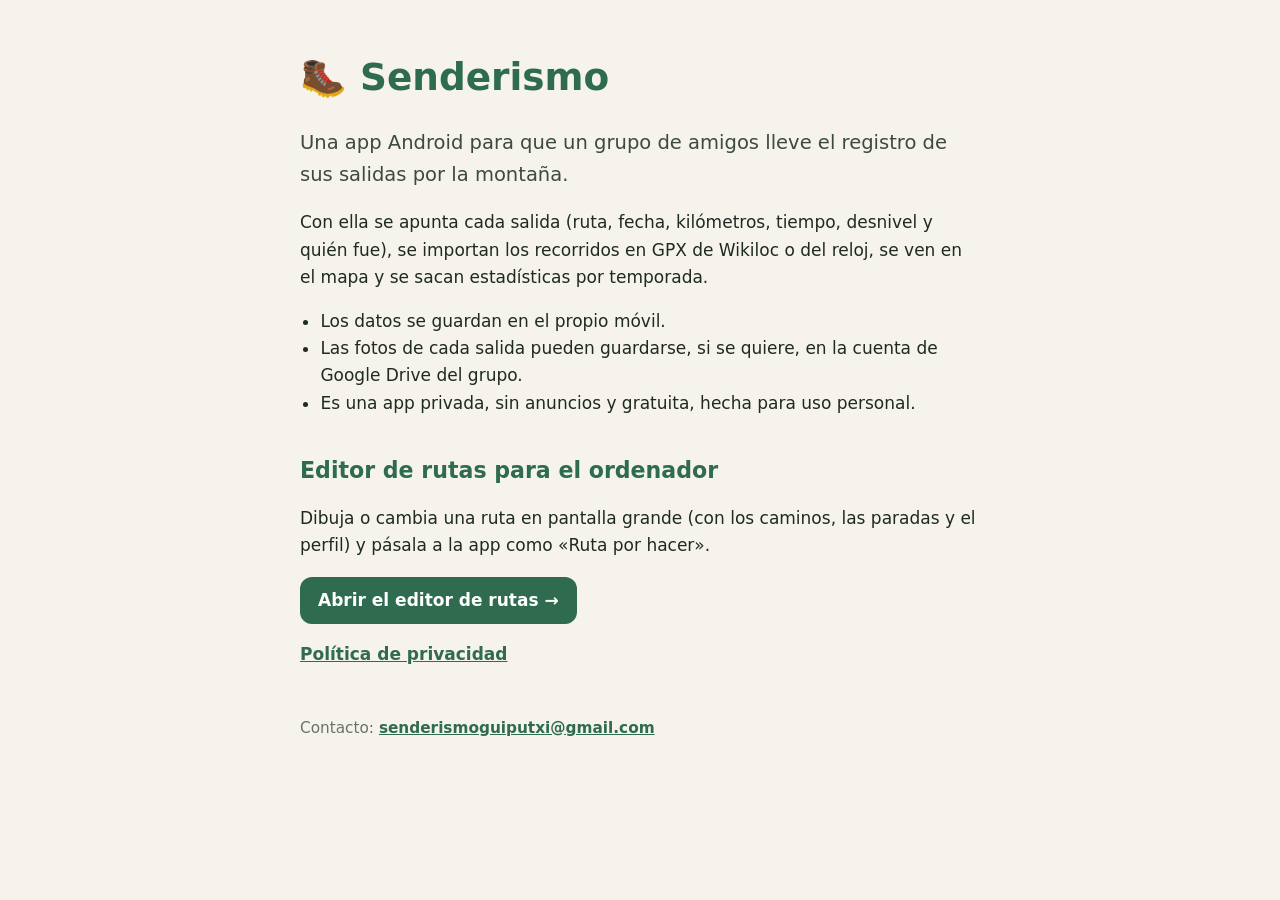
<file: index.html>
<!doctype html>
<html lang="es">
<head>
<meta charset="utf-8">
<meta name="viewport" content="width=device-width, initial-scale=1">
<title>Senderismo</title>
<style>
  body { margin: 0; background: #F5F3EC; color: #1E2A23; font: 17px/1.6 system-ui, -apple-system, "Segoe UI", Roboto, sans-serif; }
  main { max-width: 680px; margin: 0 auto; padding: 48px 20px; }
  h1 { color: #2F6B4F; font-size: 2.2em; margin: 0 0 8px; }
  .lead { font-size: 1.15em; color: #3c4a42; }
  ul { padding-left: 1.2em; }
  a { color: #2F6B4F; font-weight: 600; }
  h2 { color: #2F6B4F; font-size: 1.3em; margin: 36px 0 4px; }
  .cta { display: inline-block; background: #2F6B4F; color: #fff; padding: 10px 18px; border-radius: 12px; text-decoration: none; }
  footer { margin-top: 48px; font-size: 0.9em; color: #68736C; }
</style>
</head>
<body>
<main>
  <h1>🥾 Senderismo</h1>
  <p class="lead">Una app Android para que un grupo de amigos lleve el registro de sus salidas por la montaña.</p>
  <p>Con ella se apunta cada salida (ruta, fecha, kilómetros, tiempo, desnivel y quién fue), se importan los recorridos en GPX de Wikiloc o del reloj, se ven en el mapa y se sacan estadísticas por temporada.</p>
  <ul>
    <li>Los datos se guardan en el propio móvil.</li>
    <li>Las fotos de cada salida pueden guardarse, si se quiere, en la cuenta de Google Drive del grupo.</li>
    <li>Es una app privada, sin anuncios y gratuita, hecha para uso personal.</li>
  </ul>
  <h2>Editor de rutas para el ordenador</h2>
  <p>Dibuja o cambia una ruta en pantalla grande (con los caminos, las paradas y el perfil) y pásala a la app como «Ruta por hacer».</p>
  <p><a class="cta" href="editor/">Abrir el editor de rutas →</a></p>
  <p><a href="privacidad.html">Política de privacidad</a></p>
  <footer>Contacto: <a href="mailto:senderismoguiputxi@gmail.com">senderismoguiputxi@gmail.com</a></footer>
</main>
</body>
</html>
</file>
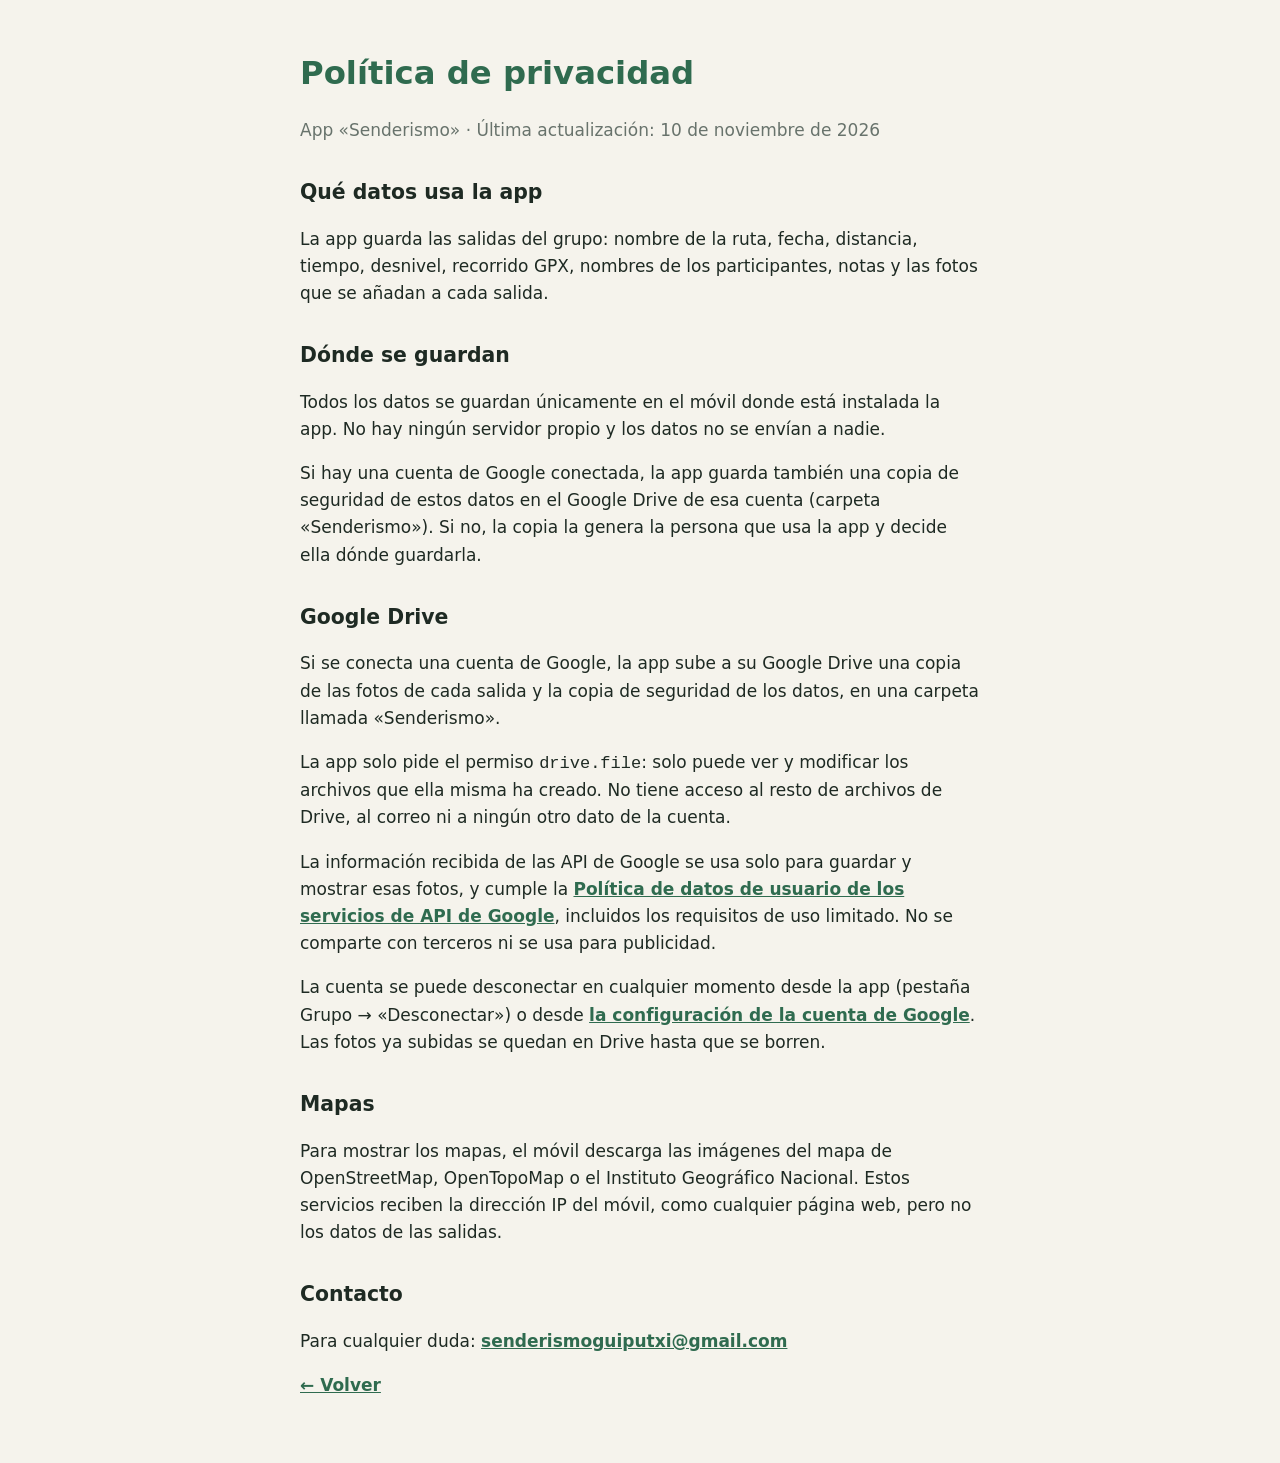
<file: privacidad.html>
<!doctype html>
<html lang="es">
<head>
<meta charset="utf-8">
<meta name="viewport" content="width=device-width, initial-scale=1">
<title>Política de privacidad · Senderismo</title>
<style>
  body { margin: 0; background: #F5F3EC; color: #1E2A23; font: 17px/1.6 system-ui, -apple-system, "Segoe UI", Roboto, sans-serif; }
  main { max-width: 680px; margin: 0 auto; padding: 48px 20px; }
  h1 { color: #2F6B4F; font-size: 1.9em; margin: 0 0 4px; }
  h2 { font-size: 1.2em; margin-top: 32px; }
  a { color: #2F6B4F; font-weight: 600; }
  .date { color: #68736C; }
</style>
</head>
<body>
<main>
  <h1>Política de privacidad</h1>
  <p class="date">App «Senderismo» · Última actualización: 10 de noviembre de 2026</p>

  <h2>Qué datos usa la app</h2>
  <p>La app guarda las salidas del grupo: nombre de la ruta, fecha, distancia, tiempo, desnivel, recorrido GPX, nombres de los participantes, notas y las fotos que se añadan a cada salida.</p>

  <h2>Dónde se guardan</h2>
  <p>Todos los datos se guardan únicamente en el móvil donde está instalada la app. No hay ningún servidor propio y los datos no se envían a nadie.</p>
  <p>Si hay una cuenta de Google conectada, la app guarda también una copia de seguridad de estos datos en el Google Drive de esa cuenta (carpeta «Senderismo»). Si no, la copia la genera la persona que usa la app y decide ella dónde guardarla.</p>

  <h2>Google Drive</h2>
  <p>Si se conecta una cuenta de Google, la app sube a su Google Drive una copia de las fotos de cada salida y la copia de seguridad de los datos, en una carpeta llamada «Senderismo».</p>
  <p>La app solo pide el permiso <code>drive.file</code>: solo puede ver y modificar los archivos que ella misma ha creado. No tiene acceso al resto de archivos de Drive, al correo ni a ningún otro dato de la cuenta.</p>
  <p>La información recibida de las API de Google se usa solo para guardar y mostrar esas fotos, y cumple la <a href="https://developers.google.com/terms/api-services-user-data-policy">Política de datos de usuario de los servicios de API de Google</a>, incluidos los requisitos de uso limitado. No se comparte con terceros ni se usa para publicidad.</p>
  <p>La cuenta se puede desconectar en cualquier momento desde la app (pestaña Grupo → «Desconectar») o desde <a href="https://myaccount.google.com/permissions">la configuración de la cuenta de Google</a>. Las fotos ya subidas se quedan en Drive hasta que se borren.</p>

  <h2>Mapas</h2>
  <p>Para mostrar los mapas, el móvil descarga las imágenes del mapa de OpenStreetMap, OpenTopoMap o el Instituto Geográfico Nacional. Estos servicios reciben la dirección IP del móvil, como cualquier página web, pero no los datos de las salidas.</p>

  <h2>Contacto</h2>
  <p>Para cualquier duda: <a href="mailto:senderismoguiputxi@gmail.com">senderismoguiputxi@gmail.com</a></p>
  <p><a href="index.html">← Volver</a></p>
</main>
</body>
</html>
</file>
